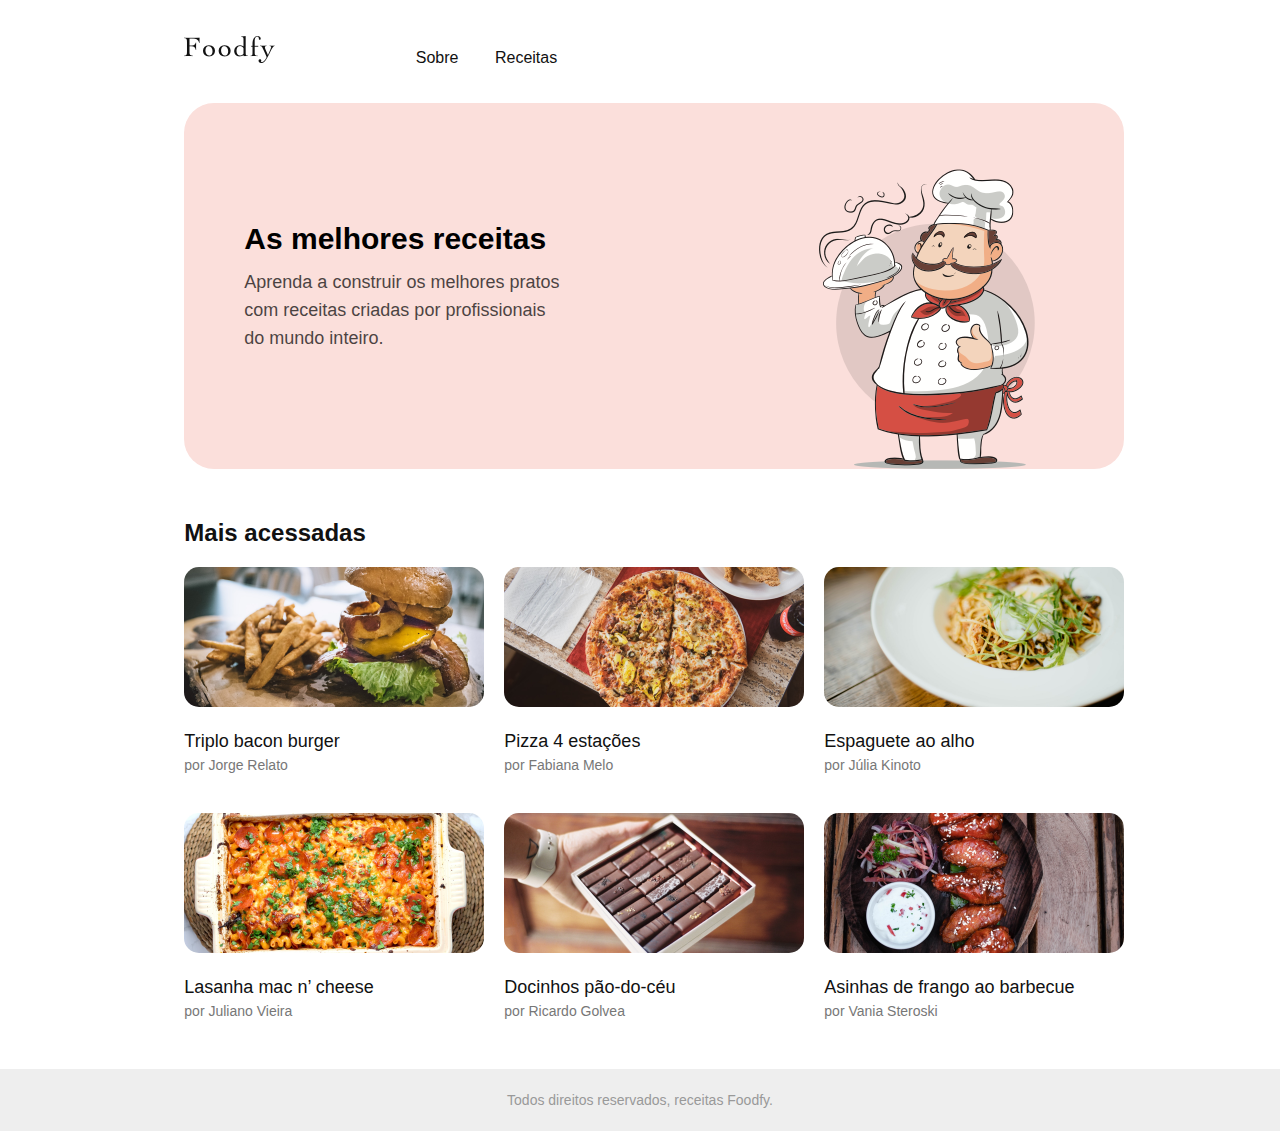
<file: index.html>
<!DOCTYPE html>

<html></html>
    <head>
        
        <link rel="stylesheet" href="style.css">

        <title>Foodfy</title>
    </head>

    <body>
        <header>
            <div calss="links">
                <a class="logo"href="index.html">
                    <img src="layouts/assets/logo.png" alt="logo">
                </a>
                <a class="link" href="index.html">Sobre</a>
                <a class="link" href="/">Receitas</a>
            </div>
        </header>

        <section class="home">
            <div id="wrapper">
                <a class="text_home">
                    <h2>As melhores receitas</h2>
                    <p>Aprenda a construir os melhores pratos
                        com receitas criadas por profissionais
                        do mundo inteiro.</p>
                </a>
                <a class="img_home">
                    <img src="layouts/assets/chef.png" alt="chef">
                </a>
            </div>
        </section>

        <div class="titulo_card">
            <h2>Mais acessadas</h2>
        </div>

        <section class="cards">

            <div class="card" id="burger.png">
                <div class="card_image">
                    <img src="layouts/assets/burger.png" alt="burger">
                </div>
                
                <div class="card_content">
                    <p>Triplo bacon burger</p>
                </div>
                <div class="card_info">
                    <p>por Jorge Relato</p>
                </div>
            </div>

            <div class="card" id="pizza.png">
                <div class="card_image">
                    <img src="layouts/assets/pizza.png" alt="burger">
                </div>
                
                <div class="card_content">
                    <p>Pizza 4 estações</p>
                </div>
                <div class="card_info">
                    <p>por Fabiana Melo</p>
                </div>
            </div>

            <div class="card" id="espaguete.png">
                <div class="card_image">
                    <img src="layouts/assets/espaguete.png" alt="burger">
                </div>
                
                <div class="card_content">
                    <p>Espaguete ao alho</p>
                </div>
                <div class="card_info">
                    <p>por Júlia Kinoto</p>
                </div>
            </div>

            <div class="card" id="lasanha.png">
                <div class="card_image">
                    <img src="layouts/assets/lasanha.png" alt="burger">
                </div>
                
                <div class="card_content">
                    <p>Lasanha mac n’ cheese</p>
                </div>
                <div class="card_info">
                    <p>por Juliano Vieira</p>
                </div>
            </div>

            <div class="card" id="doce.png">
                <div class="card_image">
                    <img src="layouts/assets/doce.png" alt="burger">
                </div>
                
                <div class="card_content">
                    <p>Docinhos pão-do-céu</p>
                </div>
                <div class="card_info">
                    <p>por Ricardo Golvea</p>
                </div>
            </div>

            <div class="card" id="asinhas.png">
                <div class="card_image">
                    <img src="layouts/assets/asinhas.png" alt="burger">
                </div>
                
                <div class="card_content">
                    <p>Asinhas de frango ao barbecue</p>
                </div>
                <div class="card_info">
                    <p>por Vania Steroski</p>
                </div>
            </div>

        </section>

        <section class="rodape">
            <p>Todos direitos reservados, receitas Foodfy.</p>
        </section>

    </body>


</html>
</file>
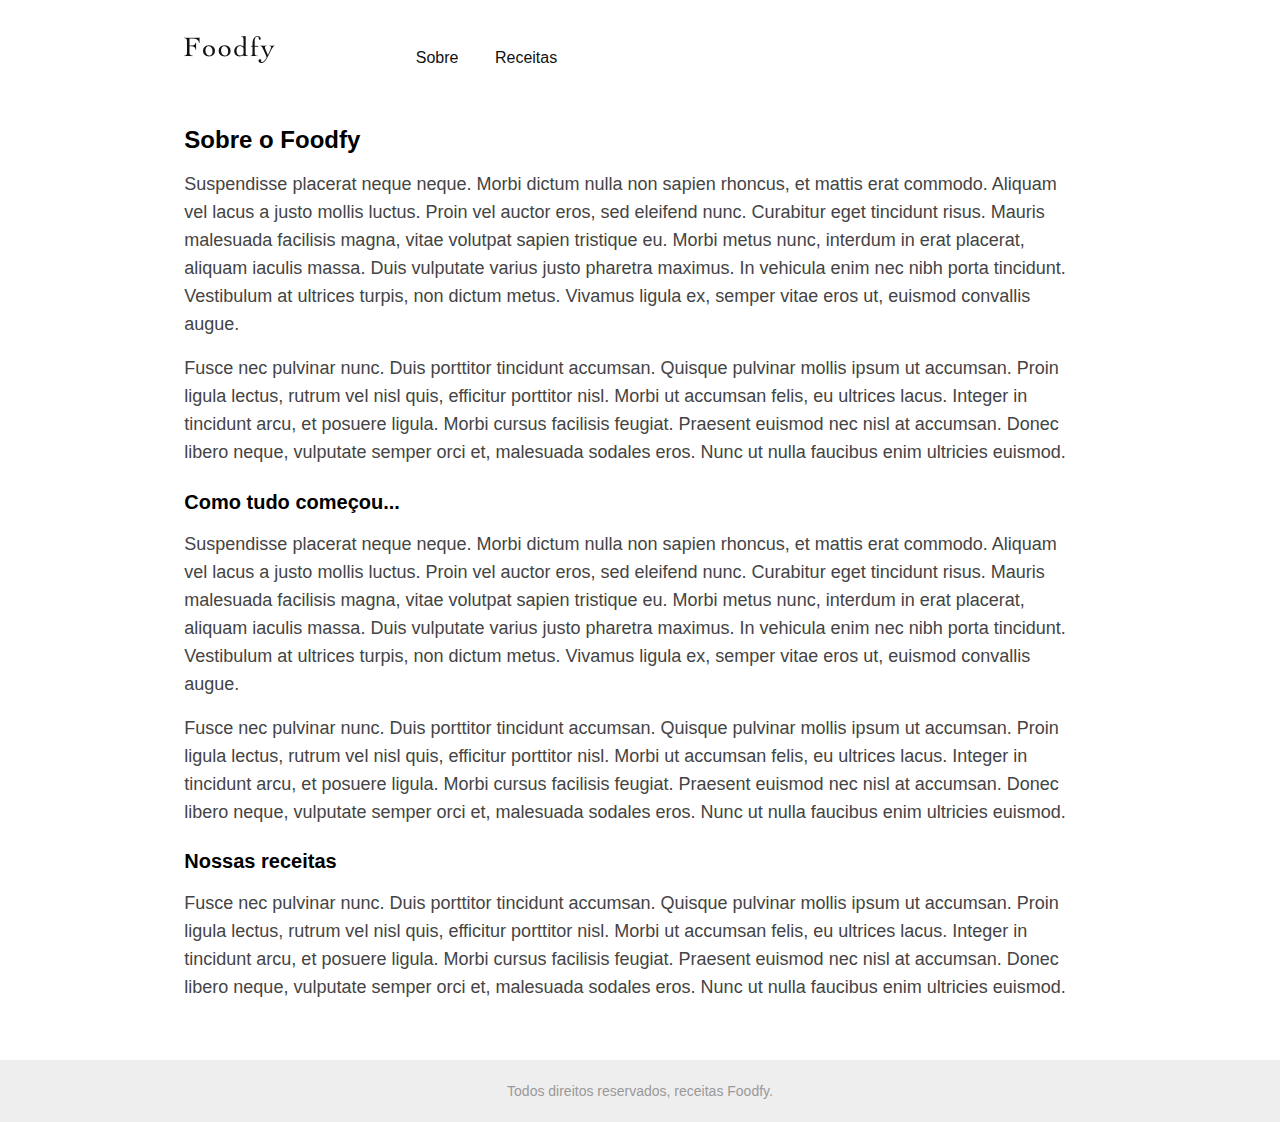
<file: sobre.html>
<!DOCTYPE html>

<html></html>
    <head>
        <meta name="viewport" content="width=device-width, initial-scale=1">

        <link rel="stylesheet" href="style.css">

        <title>Foodfy</title>
    </head>

    <body>
        <header>
            <div calss="links">
                <a class="logo"href="index.html">
                    <img src="layouts/assets/logo.png" alt="logo">
                </a>
                <a class="link" href="sobre.html">Sobre</a>
                <a class="link" href="receitas.html">Receitas</a>
            </div>
        </header>

        <div class="about">
            <h1>Sobre o Foodfy</h1>
            <p>Suspendisse placerat neque neque. Morbi dictum nulla non sapien rhoncus, et mattis erat commodo. Aliquam vel
                lacus a justo mollis luctus. Proin vel auctor eros, sed eleifend nunc. Curabitur eget tincidunt risus. Mauris malesuada
                facilisis magna, vitae volutpat sapien tristique eu. Morbi metus nunc, interdum in erat placerat, aliquam iaculis massa.
                Duis vulputate varius justo pharetra maximus. In vehicula enim nec nibh porta tincidunt. Vestibulum at ultrices turpis,
                non dictum metus. Vivamus ligula ex, semper vitae eros ut, euismod convallis augue.</p>
            <p>Fusce nec pulvinar nunc. Duis porttitor tincidunt accumsan. Quisque pulvinar mollis ipsum ut accumsan. Proin ligula
                lectus, rutrum vel nisl quis, efficitur porttitor nisl. Morbi ut accumsan felis, eu ultrices lacus. Integer in tincidunt arcu, et
                posuere ligula. Morbi cursus facilisis feugiat. Praesent euismod nec nisl at accumsan. Donec libero neque, vulputate
                semper orci et, malesuada sodales eros. Nunc ut nulla faucibus enim ultricies euismod.</p>
            <h2>Como tudo começou...</h2>
            <p>Suspendisse placerat neque neque. Morbi dictum nulla non sapien rhoncus, et mattis erat commodo. Aliquam vel
                lacus a justo mollis luctus. Proin vel auctor eros, sed eleifend nunc. Curabitur eget tincidunt risus. Mauris malesuada
                facilisis magna, vitae volutpat sapien tristique eu. Morbi metus nunc, interdum in erat placerat, aliquam iaculis massa.
                Duis vulputate varius justo pharetra maximus. In vehicula enim nec nibh porta tincidunt. Vestibulum at ultrices turpis,
                non dictum metus. Vivamus ligula ex, semper vitae eros ut, euismod convallis augue.</p>
            <p>Fusce nec pulvinar nunc. Duis porttitor tincidunt accumsan. Quisque pulvinar mollis ipsum ut accumsan. Proin ligula
                lectus, rutrum vel nisl quis, efficitur porttitor nisl. Morbi ut accumsan felis, eu ultrices lacus. Integer in tincidunt arcu, et
                posuere ligula. Morbi cursus facilisis feugiat. Praesent euismod nec nisl at accumsan. Donec libero neque, vulputate
                semper orci et, malesuada sodales eros. Nunc ut nulla faucibus enim ultricies euismod.</p>
            <h2>Nossas receitas</h2>
            <p>Fusce nec pulvinar nunc. Duis porttitor tincidunt accumsan. Quisque pulvinar mollis ipsum ut accumsan. Proin ligula
                lectus, rutrum vel nisl quis, efficitur porttitor nisl. Morbi ut accumsan felis, eu ultrices lacus. Integer in tincidunt arcu, et
                posuere ligula. Morbi cursus facilisis feugiat. Praesent euismod nec nisl at accumsan. Donec libero neque, vulputate
                semper orci et, malesuada sodales eros. Nunc ut nulla faucibus enim ultricies euismod.  </p>
        </div>



        <section class="rodape">
            <p>Todos direitos reservados, receitas Foodfy.</p>
        </section>

    </body>


</html>
</file>
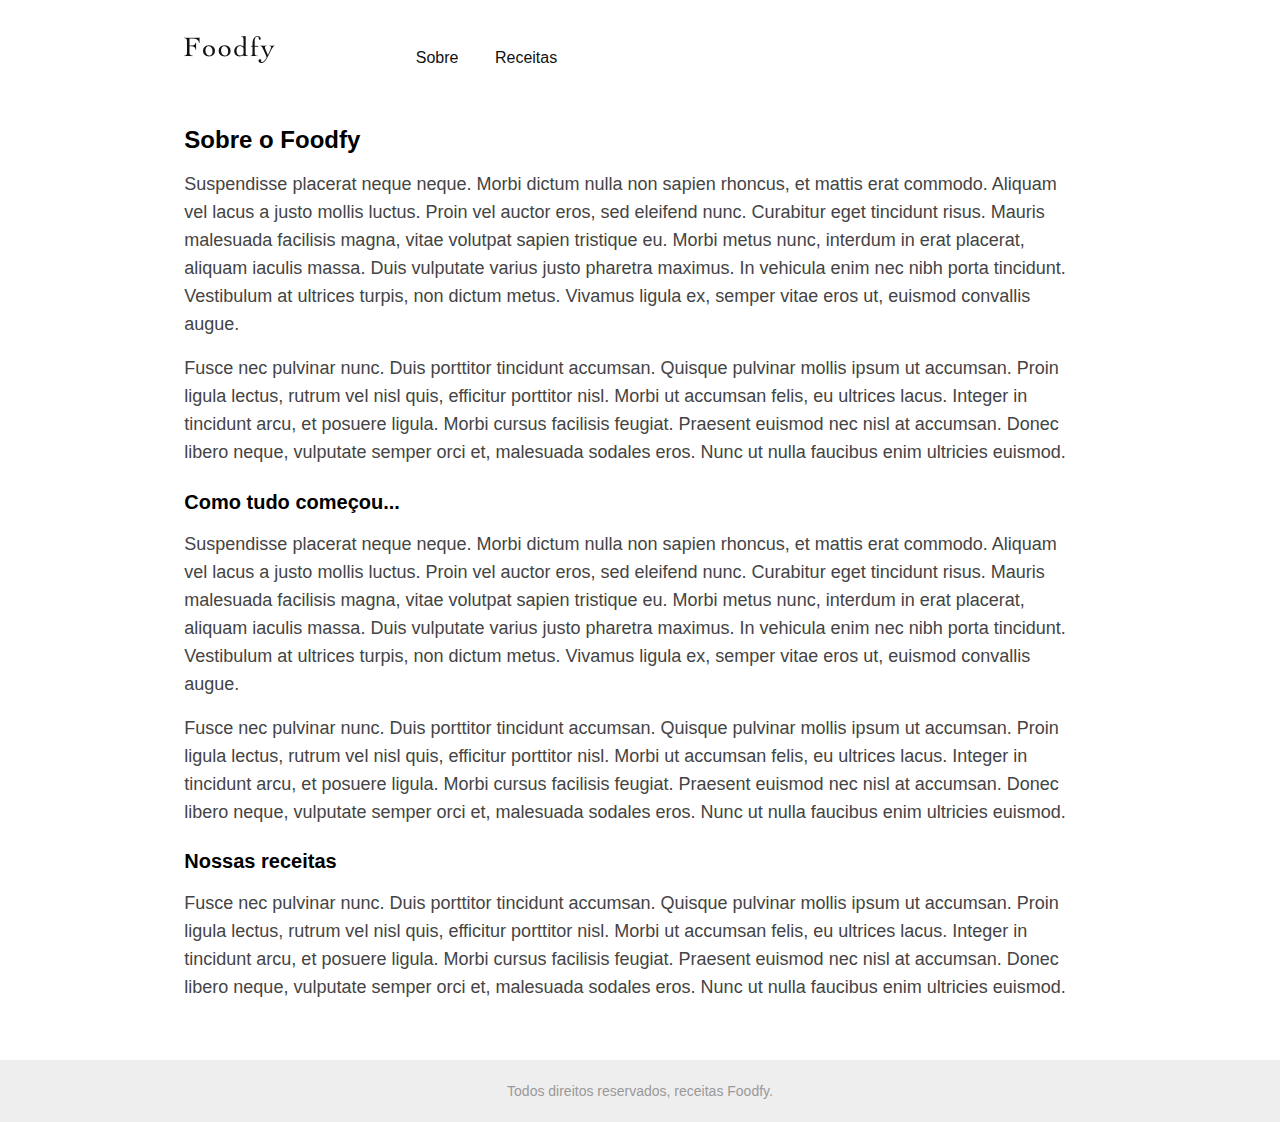
<file: Foodfy/HTML/sobre.html>
<!DOCTYPE html>

<html></html>
    <head>
        <meta name="viewport" content="width=device-width, initial-scale=1">

        <link rel="stylesheet" href="/Foodfy/CSS/style.css">

        <title>Foodfy</title>
    </head>

    <body>
        <header>
            <div calss="links">
                <a class="logo" href="/Foodfy/index.html">
                    <img src="/Foodfy/assets/logo.png" alt="logo">
                </a>
                <a class="link" href="/Foodfy/HTML/sobre.html">Sobre</a>
                <a class="link" href="/Foodfy/HTML/receitas.html">Receitas</a>
            </div>
        </header>

        <div class="about">
            <h1>Sobre o Foodfy</h1>
            <p>Suspendisse placerat neque neque. Morbi dictum nulla non sapien rhoncus, et mattis erat commodo. Aliquam vel
                lacus a justo mollis luctus. Proin vel auctor eros, sed eleifend nunc. Curabitur eget tincidunt risus. Mauris malesuada
                facilisis magna, vitae volutpat sapien tristique eu. Morbi metus nunc, interdum in erat placerat, aliquam iaculis massa.
                Duis vulputate varius justo pharetra maximus. In vehicula enim nec nibh porta tincidunt. Vestibulum at ultrices turpis,
                non dictum metus. Vivamus ligula ex, semper vitae eros ut, euismod convallis augue.</p>
            <p>Fusce nec pulvinar nunc. Duis porttitor tincidunt accumsan. Quisque pulvinar mollis ipsum ut accumsan. Proin ligula
                lectus, rutrum vel nisl quis, efficitur porttitor nisl. Morbi ut accumsan felis, eu ultrices lacus. Integer in tincidunt arcu, et
                posuere ligula. Morbi cursus facilisis feugiat. Praesent euismod nec nisl at accumsan. Donec libero neque, vulputate
                semper orci et, malesuada sodales eros. Nunc ut nulla faucibus enim ultricies euismod.</p>
            <h2>Como tudo começou...</h2>
            <p>Suspendisse placerat neque neque. Morbi dictum nulla non sapien rhoncus, et mattis erat commodo. Aliquam vel
                lacus a justo mollis luctus. Proin vel auctor eros, sed eleifend nunc. Curabitur eget tincidunt risus. Mauris malesuada
                facilisis magna, vitae volutpat sapien tristique eu. Morbi metus nunc, interdum in erat placerat, aliquam iaculis massa.
                Duis vulputate varius justo pharetra maximus. In vehicula enim nec nibh porta tincidunt. Vestibulum at ultrices turpis,
                non dictum metus. Vivamus ligula ex, semper vitae eros ut, euismod convallis augue.</p>
            <p>Fusce nec pulvinar nunc. Duis porttitor tincidunt accumsan. Quisque pulvinar mollis ipsum ut accumsan. Proin ligula
                lectus, rutrum vel nisl quis, efficitur porttitor nisl. Morbi ut accumsan felis, eu ultrices lacus. Integer in tincidunt arcu, et
                posuere ligula. Morbi cursus facilisis feugiat. Praesent euismod nec nisl at accumsan. Donec libero neque, vulputate
                semper orci et, malesuada sodales eros. Nunc ut nulla faucibus enim ultricies euismod.</p>
            <h2>Nossas receitas</h2>
            <p>Fusce nec pulvinar nunc. Duis porttitor tincidunt accumsan. Quisque pulvinar mollis ipsum ut accumsan. Proin ligula
                lectus, rutrum vel nisl quis, efficitur porttitor nisl. Morbi ut accumsan felis, eu ultrices lacus. Integer in tincidunt arcu, et
                posuere ligula. Morbi cursus facilisis feugiat. Praesent euismod nec nisl at accumsan. Donec libero neque, vulputate
                semper orci et, malesuada sodales eros. Nunc ut nulla faucibus enim ultricies euismod.  </p>
        </div>



        <section class="rodape">
            <p>Todos direitos reservados, receitas Foodfy.</p>
        </section>

    </body>


</html>
</file>
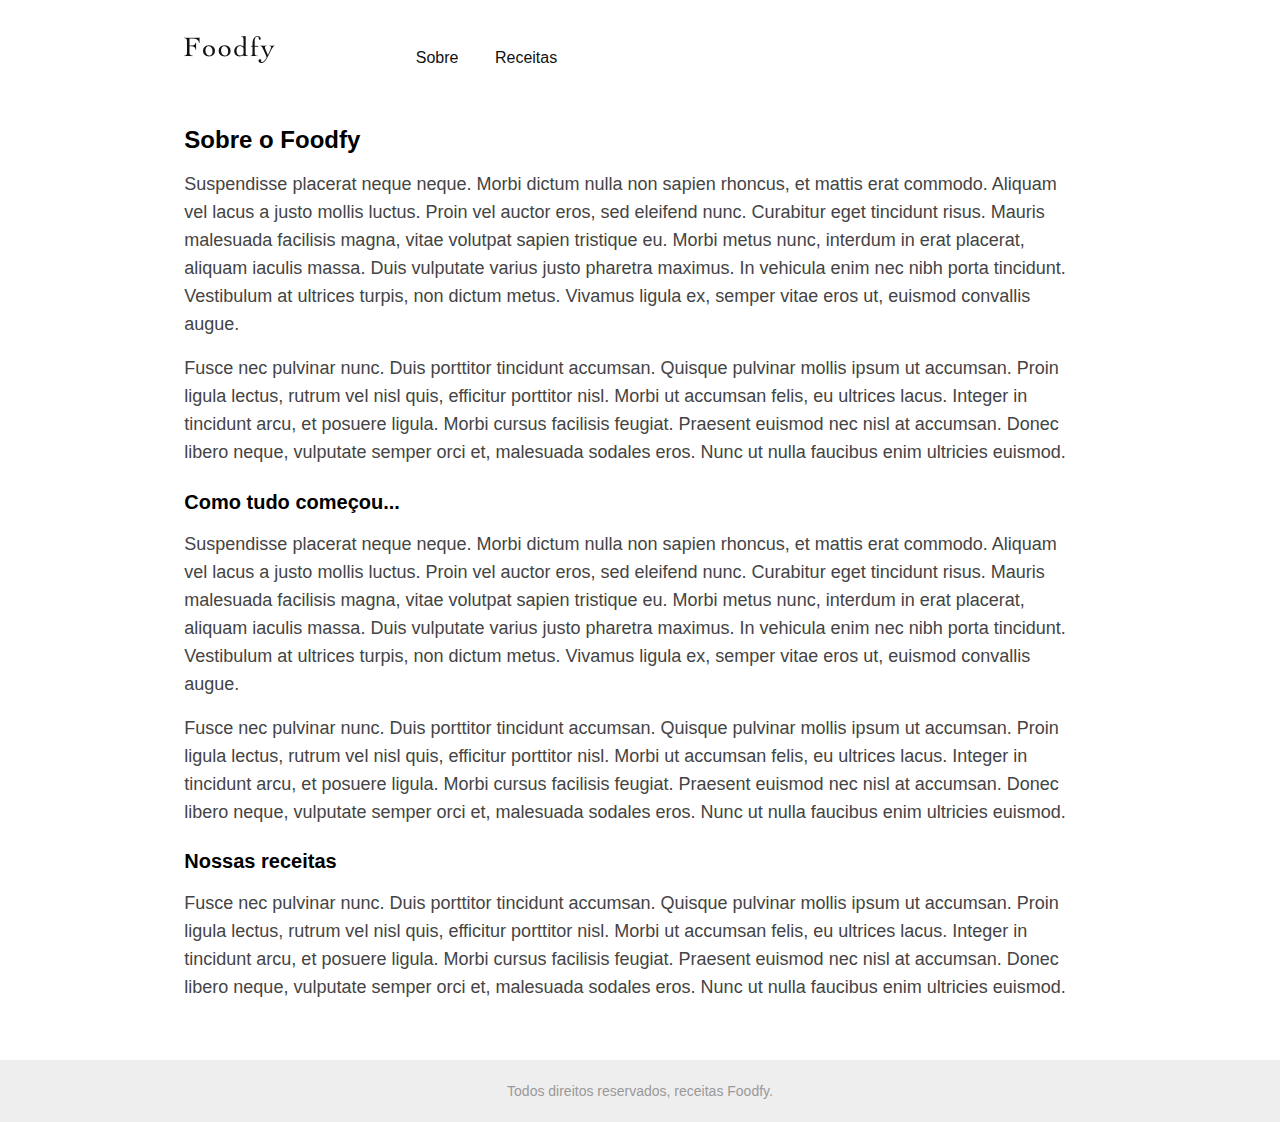
<file: Foodfy/src/HTML/sobre.html>
<!DOCTYPE html>

<html></html>
    <head>
        <meta name="viewport" content="width=device-width, initial-scale=1">

        <link rel="stylesheet" href="../CSS/style.css">

        <title>Foodfy</title>
    </head>

    <body>
        <header>
            <div calss="links">
                <a class="logo" href="../index.html">
                    <img src="../assets/logo.png" alt="logo">
                </a>
                <a class="link" href="sobre.html">Sobre</a>
                <a class="link" href="receitas.html">Receitas</a>
            </div>
        </header>

        <div class="about">
            <h1>Sobre o Foodfy</h1>
            <p>Suspendisse placerat neque neque. Morbi dictum nulla non sapien rhoncus, et mattis erat commodo. Aliquam vel
                lacus a justo mollis luctus. Proin vel auctor eros, sed eleifend nunc. Curabitur eget tincidunt risus. Mauris malesuada
                facilisis magna, vitae volutpat sapien tristique eu. Morbi metus nunc, interdum in erat placerat, aliquam iaculis massa.
                Duis vulputate varius justo pharetra maximus. In vehicula enim nec nibh porta tincidunt. Vestibulum at ultrices turpis,
                non dictum metus. Vivamus ligula ex, semper vitae eros ut, euismod convallis augue.</p>
            <p>Fusce nec pulvinar nunc. Duis porttitor tincidunt accumsan. Quisque pulvinar mollis ipsum ut accumsan. Proin ligula
                lectus, rutrum vel nisl quis, efficitur porttitor nisl. Morbi ut accumsan felis, eu ultrices lacus. Integer in tincidunt arcu, et
                posuere ligula. Morbi cursus facilisis feugiat. Praesent euismod nec nisl at accumsan. Donec libero neque, vulputate
                semper orci et, malesuada sodales eros. Nunc ut nulla faucibus enim ultricies euismod.</p>
            <h2>Como tudo começou...</h2>
            <p>Suspendisse placerat neque neque. Morbi dictum nulla non sapien rhoncus, et mattis erat commodo. Aliquam vel
                lacus a justo mollis luctus. Proin vel auctor eros, sed eleifend nunc. Curabitur eget tincidunt risus. Mauris malesuada
                facilisis magna, vitae volutpat sapien tristique eu. Morbi metus nunc, interdum in erat placerat, aliquam iaculis massa.
                Duis vulputate varius justo pharetra maximus. In vehicula enim nec nibh porta tincidunt. Vestibulum at ultrices turpis,
                non dictum metus. Vivamus ligula ex, semper vitae eros ut, euismod convallis augue.</p>
            <p>Fusce nec pulvinar nunc. Duis porttitor tincidunt accumsan. Quisque pulvinar mollis ipsum ut accumsan. Proin ligula
                lectus, rutrum vel nisl quis, efficitur porttitor nisl. Morbi ut accumsan felis, eu ultrices lacus. Integer in tincidunt arcu, et
                posuere ligula. Morbi cursus facilisis feugiat. Praesent euismod nec nisl at accumsan. Donec libero neque, vulputate
                semper orci et, malesuada sodales eros. Nunc ut nulla faucibus enim ultricies euismod.</p>
            <h2>Nossas receitas</h2>
            <p>Fusce nec pulvinar nunc. Duis porttitor tincidunt accumsan. Quisque pulvinar mollis ipsum ut accumsan. Proin ligula
                lectus, rutrum vel nisl quis, efficitur porttitor nisl. Morbi ut accumsan felis, eu ultrices lacus. Integer in tincidunt arcu, et
                posuere ligula. Morbi cursus facilisis feugiat. Praesent euismod nec nisl at accumsan. Donec libero neque, vulputate
                semper orci et, malesuada sodales eros. Nunc ut nulla faucibus enim ultricies euismod.  </p>
        </div>



        <section class="rodape">
            <p>Todos direitos reservados, receitas Foodfy.</p>
        </section>

    </body>


</html>
</file>
<file: style.css>
@import "https://fonts.googleapis.com/css?family=Roboto:400,700&display=swap";

* {
    margin: 0;
    padding: 0;
    border: 0;
}

body, html {
    margin: 0;
    padding: 0;
}

body {
    background: white;
    font-family: 'Roboto-Regular', sans-serif;
}

header {
    margin-top: 36px;
}

.logo {
    text-decoration: none;
      
}

.logo img{
    margin: 0px 100px 0px 14.4% ;
    padding: 0px 20px 0px 0px;
}

.link {
    font-size: 16px;
    color: #111111;
    line-height: 19px; /*espaçamento entre as linhas de um texto*/
    margin: 0 16px;
    text-decoration: none;
}

.link:hover {
    font-size: 18px;
    color: rgb(0, 0, 0);
    transition: all 200ms;
}

.home {
    background: #FBDFDB;
    border-radius: 30px;
    margin-top: 36px;
    height: 366px;
    width: 940px;
    margin-left: 14.4%;
    margin-right: 16.4%;
    
}

#wrapper {
    display: grid;
    grid-template-columns: 1fr 1fr;
   
}

.text_home h2 {
    font-family: "Roboto-Bold", sans-serif;
    font-size: 30px;
    line-height: 38px;
    padding-top: 117px;
    margin: 0 0 0 60px;
}

.text_home p {
    width: 316px;
    padding-top: 10px;
    margin: 0 0 0 60px;
    font-family: "Roboto-Regular", sans-serif;
    font-size: 18px;
    color: #000000;
    line-height: 28px;
    opacity: 0.7;
}

.img_home img {
    width: 216px;
    height: 300px;
    padding-top: 66px;
    padding-left: 259px;
    padding-right: 100px;
}

.titulo_card h2 {
    font-family: "Roboto-Bold", sans-serif;
    font-size: 24px;
    color: #111111;
    line-height: 28px;
    padding-top: 50px;
    margin: 0 16.4% 0 14.4%;
}

/*===CARDS HOME===*/

.cards {
    display: grid;
    grid-template-columns: 1fr 1fr 1fr;
    gap: 20px;
    max-width: 900px;
    width: 0 auto;
    margin-left: 14.4%;
    margin-right: 16.4%;
}

.card_image img {
    margin-top: 20px;
    width: 300px;
    height: 140px;
    border-radius: 15px;
}

.card_content p {
    font-family: "Roboto-Regular", sans-serif;
    font-size: 18px;
    line-height: 21px;
    color: #111111;
    padding-top: 20px;
    margin: 0;
}

.card_info p {
    font-family: "Roboto-Regular", sans-serif;
    font-size: 14px;
    line-height: 16px;
    color: #777777;
    padding-top: 5px;
    margin: 0;
}

/* ===RODAPE=== */
.rodape {
    background: #EEEEEE ;
    width: 100%;
    height: 62px;
    margin-top: 50px;
    float: initial;
    
}

.rodape p {
    font-family: "Roboto-Regular", sans-serif;
    font-size: 14px;
    line-height: 16px;
    color: #999999;
    padding: 23px 0;
    text-align: center;
    margin: 0;

}


/* ===CARDS - RECEITAS=== */
#receitas {
    margin-top: 56px;
}

/* === ABOUNT === */

.about{
    margin: 4.6% 16.4% 4.6% 14.4%;
}

.about h1 {
    font-size: 24px;
    line-height: 28px;
    font-weight: bold;
}

.about p {
    font-size: 18px;
    line-height: 28px;
    color: #444444;
    margin-top: 1.8%;
    width: auto;
}

.about h2 {
    font-size: 20px;
    line-height: 24px;
    font-weight: bold;
    margin-top: 2.7%;
}


.modal-overlay {
    background-color: rgba(0, 0, 0, 0.521);
    width: 100%;
    height: 100%;
    position: fixed; /*fixar na tela*/ 
    top: 0px;
    opacity: 0;
    visibility: hidden;
}

.modal {
    background: #fff;
    position: relative;
    width: 50%;
    height: 60%;
    margin: 20vh auto;
    border-radius: 25px;
}

.modal .close-modal {
    font-size: 1rem;
    color: #999;
    text-align: center;
    position: absolute;
    bottom: 8%;
    left: 43.5%;
    cursor: pointer;
}


/*=== Modal Ativo ===*/

.modal-overlay.active {
    opacity: 1;
    visibility: visible;
}

.modal-title {
    text-align: center;
    font-size: 1.9rem;
    filter: brightness(50%);
    color: #333;
    position: absolute;
    bottom: 26%;
    left: 14.5%;
    width: 500px;
}

.modal-author {
    text-align: center;
    color: #666;
    font-size: 1rem;
    filter: brightness(90%);
    margin-bottom: 25px;
    position: absolute;
    bottom: 14%;
    left: 14.5%;
    width: 500px;
}

.modal-content img {
    position: absolute;
    top: 10%;
    left: 10%;
    width: 80%;
    height: 50%;
    border-radius: 15px;
    margin-bottom: 25px;
}


/* ===RESPONSIVO=== */
@media (min-width:0px) and (max-width:600px) {
    body {
        margin: 10%;
    }
    
    .link {
        width: 100%;
        text-align: center;
    }

    .logo img {
        margin: 0;
    }

    .home {
        width: 90%;
        height: 100%;
        margin: 30px;
    }

    .text_home h2 {
        /* width: 90% !important; */
        padding: 0;
        margin: 0 !important;
        text-align: center;
    }
    .text_home p {
        width: 100% !important;
        margin: 0 !important;
        text-align: center;
        padding: 0;


    }

    #wrapper, .cards {
        width: 100%;
        grid-template-columns: auto;
        margin: 0 auto;
        text-align: center;
    }

    .img_home{
        display: none;
    }

    .card_image, .card_content p, 
    .card_info p, .titulo_card h2,
    .modal-title, .modal-author, .close-modal{
        width: auto;
        height: auto;
        text-align: center;
        margin: 3% 0 0 0 !important;
        padding: 0 !important;
    }
}
</file>
<file: Foodfy/CSS/style.css>
@import "https://fonts.googleapis.com/css?family=Roboto:400,700&display=swap";

* {
    margin: 0;
    padding: 0;
    border: 0;
}

body, html {
    margin: 0;
    padding: 0;
}

body {
    background: white;
    font-family: 'Roboto-Regular', sans-serif;
}

header {
    margin-top: 36px;
}

.logo {
    text-decoration: none;
      
}

.logo img{
    margin: 0px 100px 0px 14.4% ;
    padding: 0px 20px 0px 0px;
}

.link {
    font-size: 16px;
    color: #111111;
    line-height: 19px; /*espaçamento entre as linhas de um texto*/
    margin: 0 16px;
    text-decoration: none;
}

.link:hover {
    font-size: 18px;
    color: rgb(0, 0, 0);
    transition: all 200ms;
}

.home {
    background: #FBDFDB;
    border-radius: 30px;
    margin-top: 36px;
    height: 366px;
    width: 940px;
    margin-left: 14.4%;
    margin-right: 16.4%;
    
}

#wrapper {
    display: grid;
    grid-template-columns: 1fr 1fr;
   
}

.text_home h2 {
    font-family: "Roboto-Bold", sans-serif;
    font-size: 30px;
    line-height: 38px;
    padding-top: 117px;
    margin: 0 0 0 60px;
}

.text_home p {
    width: 316px;
    padding-top: 10px;
    margin: 0 0 0 60px;
    font-family: "Roboto-Regular", sans-serif;
    font-size: 18px;
    color: #000000;
    line-height: 28px;
    opacity: 0.7;
}

.img_home img {
    width: 216px;
    height: 300px;
    padding-top: 66px;
    padding-left: 259px;
    padding-right: 100px;
}

.titulo_card h2 {
    font-family: "Roboto-Bold", sans-serif;
    font-size: 24px;
    color: #111111;
    line-height: 28px;
    padding-top: 50px;
    margin: 0 16.4% 0 14.4%;
}

/*===CARDS HOME===*/

.cards {
    display: grid;
    grid-template-columns: 1fr 1fr 1fr;
    gap: 20px;
    max-width: 900px;
    width: 0 auto;
    margin-left: 14.4%;
    margin-right: 16.4%;
}

.card_image img {
    margin-top: 20px;
    width: 300px;
    height: 140px;
    border-radius: 15px;
}

.card_content p {
    font-family: "Roboto-Regular", sans-serif;
    font-size: 18px;
    line-height: 21px;
    color: #111111;
    padding-top: 20px;
    margin: 0;
}

.card_info p {
    font-family: "Roboto-Regular", sans-serif;
    font-size: 14px;
    line-height: 16px;
    color: #777777;
    padding-top: 5px;
    margin: 0;
}

/* ===RODAPE=== */
.rodape {
    background: #EEEEEE ;
    width: 100%;
    height: 62px;
    margin-top: 50px;
    float: initial;
    
}

.rodape p {
    font-family: "Roboto-Regular", sans-serif;
    font-size: 14px;
    line-height: 16px;
    color: #999999;
    padding: 23px 0;
    text-align: center;
    margin: 0;

}


/* ===CARDS - RECEITAS=== */
#receitas {
    margin-top: 56px;
}

/* === ABOUNT === */

.about{
    margin: 4.6% 16.4% 4.6% 14.4%;
}

.about h1 {
    font-size: 24px;
    line-height: 28px;
    font-weight: bold;
}

.about p {
    font-size: 18px;
    line-height: 28px;
    color: #444444;
    margin-top: 1.8%;
    width: auto;
}

.about h2 {
    font-size: 20px;
    line-height: 24px;
    font-weight: bold;
    margin-top: 2.7%;
}


.modal-overlay {
    background-color: rgba(0, 0, 0, 0.521);
    width: 100%;
    height: 100%;
    position: fixed; /*fixar na tela*/ 
    top: 0px;
    opacity: 0;
    visibility: hidden;
}

.modal {
    background: #fff;
    position: relative;
    width: 50%;
    height: 60%;
    margin: 20vh auto;
    border-radius: 25px;
}

.modal .close-modal {
    font-size: 1rem;
    color: #999;
    text-align: center;
    position: absolute;
    bottom: 8%;
    left: 43.5%;
    cursor: pointer;
}


/*=== Modal Ativo ===*/

.modal-overlay.active {
    opacity: 1;
    visibility: visible;
}

.modal-title {
    text-align: center;
    font-size: 1.9rem;
    filter: brightness(50%);
    color: #333;
    position: absolute;
    bottom: 26%;
    left: 14.5%;
    width: 500px;
}

.modal-author {
    text-align: center;
    color: #666;
    font-size: 1rem;
    filter: brightness(90%);
    margin-bottom: 25px;
    position: absolute;
    bottom: 14%;
    left: 14.5%;
    width: 500px;
}

.modal-content img {
    position: absolute;
    top: 10%;
    left: 10%;
    width: 80%;
    height: 50%;
    border-radius: 15px;
    margin-bottom: 25px;
}


/* ===RESPONSIVO=== */
@media (min-width:0px) and (max-width:600px) {
    body {
        margin: 10%;
    }
    
    .link {
        width: 100%;
        text-align: center;
    }

    .logo img {
        margin: 0;
    }

    .home {
        width: 90%;
        height: 100%;
        margin: 30px;
    }

    .text_home h2 {
        /* width: 90% !important; */
        padding: 0;
        margin: 0 !important;
        text-align: center;
    }
    .text_home p {
        width: 100% !important;
        margin: 0 !important;
        text-align: center;
        padding: 0;


    }

    #wrapper, .cards {
        width: 100%;
        grid-template-columns: auto;
        margin: 0 auto;
        text-align: center;
    }

    .img_home{
        display: none;
    }

    .card_image, .card_content p, 
    .card_info p, .titulo_card h2,
    .modal-title, .modal-author, .close-modal{
        width: auto;
        height: auto;
        text-align: center;
        margin: 3% 0 0 0 !important;
        padding: 0 !important;
    }
}
</file>
<file: Foodfy/src/CSS/style.css>
@import "https://fonts.googleapis.com/css?family=Roboto:400,700&display=swap";

* {
    margin: 0;
    padding: 0;
    border: 0;
}

body, html {
    margin: 0;
    padding: 0;
}

body {
    background: white;
    font-family: 'Roboto-Regular', sans-serif;
}

header {
    margin-top: 36px;
}

.logo {
    text-decoration: none;
      
}

.logo img{
    margin: 0px 100px 0px 14.4% ;
    padding: 0px 20px 0px 0px;
}

.link {
    font-size: 16px;
    color: #111111;
    line-height: 19px; /*espaçamento entre as linhas de um texto*/
    margin: 0 16px;
    text-decoration: none;
}

.link:hover {
    font-size: 18px;
    color: rgb(0, 0, 0);
    transition: all 200ms;
}

.home {
    background: #FBDFDB;
    border-radius: 30px;
    margin-top: 36px;
    height: 366px;
    width: 940px;
    margin-left: 14.4%;
    margin-right: 16.4%;
    
}

#wrapper {
    display: grid;
    grid-template-columns: 1fr 1fr;
}

.text_home h2 {
    font-family: "Roboto-Bold", sans-serif;
    font-size: 30px;
    line-height: 38px;
    padding-top: 117px;
    margin: 0 0 0 60px;
}

.text_home p {
    width: 316px;
    padding-top: 10px;
    margin: 0 0 0 60px;
    font-family: "Roboto-Regular", sans-serif;
    font-size: 18px;
    color: #000000;
    line-height: 28px;
    opacity: 0.7;
}

.img_home img {
    width: 216px;
    height: 300px;
    padding-top: 66px;
    padding-left: 259px;
    padding-right: 100px;
}

.titulo_card h2 {
    font-family: "Roboto-Bold", sans-serif;
    font-size: 24px;
    color: #111111;
    line-height: 28px;
    padding-top: 50px;
    margin: 0 16.4% 0 14.4%;
}

/*===CARDS HOME===*/

.cards {
    display: grid;
    grid-template-columns: 1fr 1fr 1fr;
    gap: 20px;
    max-width: 900px;
    width: 0 auto;
    margin-left: 14.4%;
    margin-right: 16.4%;
}

.card_image img {
    margin-top: 20px;
    width: 300px;
    height: 140px;
    border-radius: 15px;
    cursor: pointer;
}

.card_content p {
    font-family: "Roboto-Regular", sans-serif;
    font-size: 18px;
    line-height: 21px;
    color: #111111;
    padding-top: 20px;
    margin: 0;
}

.card_info p {
    font-family: "Roboto-Regular", sans-serif;
    font-size: 14px;
    line-height: 16px;
    color: #777777;
    padding-top: 5px;
    margin: 0;
}

/* ===RODAPE=== */
.rodape {
    background: #EEEEEE ;
    width: 100%;
    height: 62px;
    margin-top: 50px;
    float: initial;
    
}

.rodape p {
    font-family: "Roboto-Regular", sans-serif;
    font-size: 14px;
    line-height: 16px;
    color: #999999;
    padding: 23px 0;
    text-align: center;
    margin: 0;

}


/* ===CARDS - RECEITAS=== */
#receitas {
    margin-top: 56px;
}

/* === ABOUNT === */

.about{
    margin: 4.6% 16.4% 4.6% 14.4%;
}

.about h1 {
    font-size: 24px;
    line-height: 28px;
    font-weight: bold;
}

.about p {
    font-size: 18px;
    line-height: 28px;
    color: #444444;
    margin-top: 1.8%;
    width: auto;
}

.about h2 {
    font-size: 20px;
    line-height: 24px;
    font-weight: bold;
    margin-top: 2.7%;
}


.modal-overlay {
    background-color: rgba(0, 0, 0, 0.521);
    width: 100%;
    height: 100%;
    position: fixed; /*fixar na tela*/ 
    top: 0px;
    opacity: 0;
    visibility: hidden;
}

.modal {
    background: #fff;
    position: relative;
    width: 50%;
    height: 60%;
    margin: 20vh auto;
    border-radius: 25px;
}

.modal .close-modal {
    font-size: 1rem;
    color: #999;
    text-align: center;
    position: absolute;
    bottom: 8%;
    left: 43.5%;
    cursor: pointer;
}


/*=== Modal Ativo ===*/

.modal-overlay.active {
    opacity: 1;
    visibility: visible;
}

.modal-title {
    text-align: center;
    font-size: 1.9rem;
    filter: brightness(50%);
    color: #333;
    position: absolute;
    bottom: 26%;
    left: 14.5%;
    width: 500px;
}

.modal-author {
    text-align: center;
    color: #666;
    font-size: 1rem;
    filter: brightness(90%);
    margin-bottom: 25px;
    position: absolute;
    bottom: 14%;
    left: 14.5%;
    width: 500px;
}

.modal-content img {
    position: absolute;
    top: 10%;
    left: 10%;
    width: 80%;
    height: 50%;
    border-radius: 15px;
    margin-bottom: 25px;
}


/* ===RESPONSIVO=== */
@media (min-width:0px) and (max-width:600px) {
    body {
        margin: 10%;
    }
    
    .link {
        width: 100%;
        text-align: center;
    }

    .logo img {
        margin: 0;
    }

    .home {
        width: 90%;
        height: 100%;
        margin: 30px;
    }

    .text_home h2 {
        /* width: 90% !important; */
        padding: 0;
        margin: 0 !important;
        text-align: center;
    }
    .text_home p {
        width: 100% !important;
        margin: 0 !important;
        text-align: center;
        padding: 0;


    }

    #wrapper, .cards {
        width: 100%;
        grid-template-columns: auto;
        margin: 0 auto;
        text-align: center;
    }

    .img_home{
        display: none;
    }

    .card_image, .card_content p, 
    .card_info p, .titulo_card h2,
    .modal-title, .modal-author, .close-modal{
        width: auto;
        height: auto;
        text-align: center;
        margin: 3% 0 0 0 !important;
        padding: 0 !important;
    }
}
</file>
